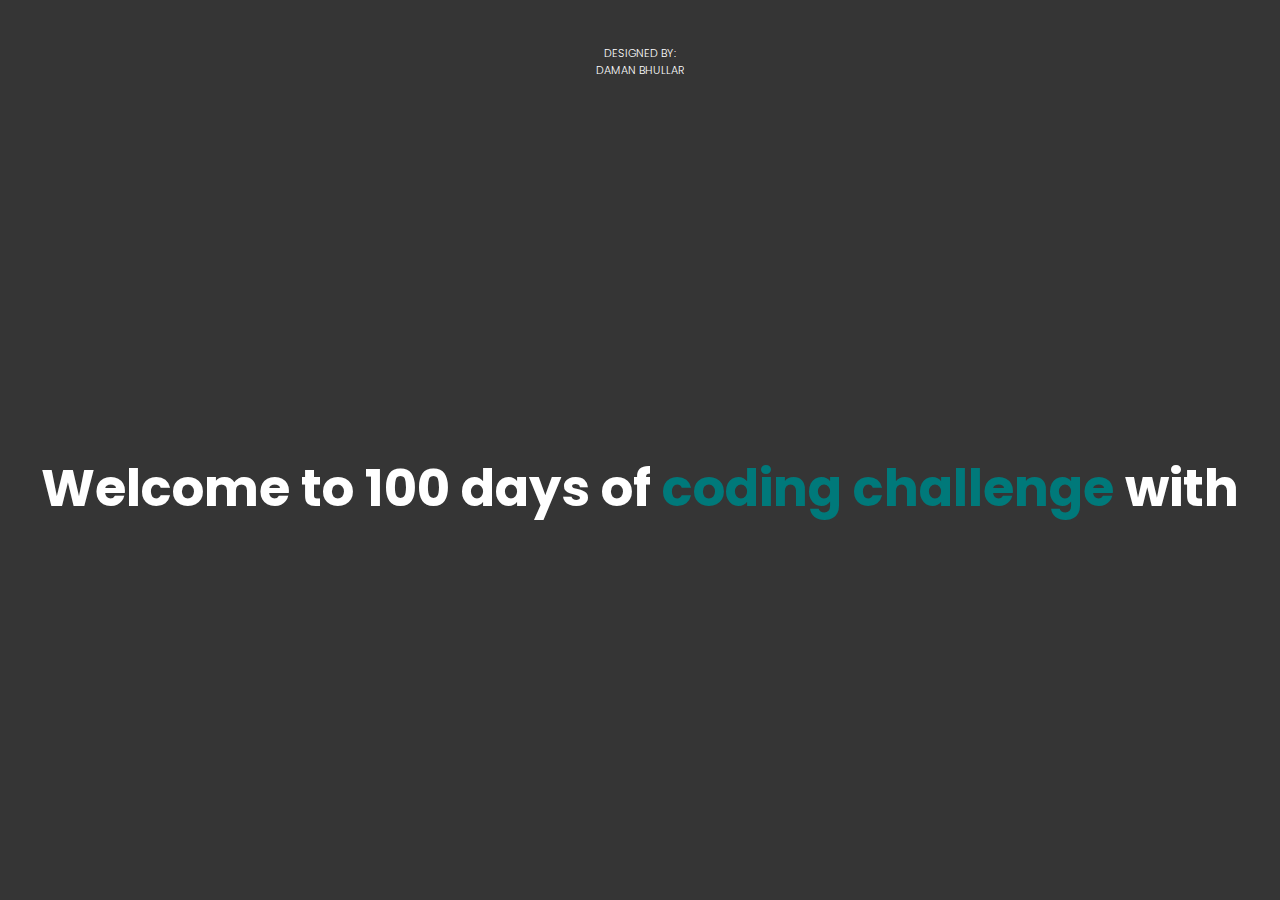
<file: index.html>
<!DOCTYPE html>
<html lang="en">
  <head>
    <meta charset="UTF-8" />
    <meta name="viewport" content="width=device-width, initial-scale=1.0" />
    <title>Document</title>
    <link rel="stylesheet" href="style.css" />
  </head>
  <body>
    <div id="main">
      <div id="loader">
        <div id="topheading">
          <h5 class="reveal">Designed By:</h5>
          <h5 class="reveal">Daman Bhullar</h5>
        </div>
        <h1 class="reveal">
          Welcome to 100 days of
          <span style="color: rgb(0, 121, 122)">coding challenge</span>
          with
        </h1>
        <div id="heading" class="reveal">
          <svg
            id="logo"
            viewBox="0 0 590 50"
            fill="none"
            xmlns="http://www.w3.org/2000/svg"
          >
            <path
              d="M578.552 46.6C580.486 46.6 582.186 46.2667 583.652 45.6C585.119 44.8667 586.552 43.6667 587.952 42L589.152 42.9C587.619 45.1 585.652 46.8333 583.252 48.1C580.919 49.3 578.352 49.9 575.552 49.9C572.486 49.9 569.719 49.1667 567.252 47.7C564.852 46.2333 562.952 44.2333 561.552 41.7C560.152 39.1 559.452 36.1667 559.452 32.9C559.452 27.7 561.019 23.5667 564.152 20.5C567.352 17.3667 571.586 15.8 576.852 15.8C580.586 15.8 583.619 16.7 585.952 18.5C588.352 20.2333 589.552 22.5 589.552 25.3C589.552 28.5 588.186 31.0667 585.452 33C582.786 34.8667 579.119 35.8 574.452 35.8C572.586 35.8 570.886 35.6667 569.352 35.4C569.686 38.8667 570.686 41.6 572.352 43.6C574.019 45.6 576.086 46.6 578.552 46.6ZM575.752 18.2C573.686 18.2 572.052 19.4667 570.852 22C569.719 24.4667 569.152 27.9333 569.152 32.4V34C569.886 34 570.786 33.9333 571.852 33.8C574.652 33.4667 576.786 32.5667 578.252 31.1C579.786 29.5667 580.552 27.5667 580.552 25.1C580.552 23.1 580.086 21.4667 579.152 20.2C578.286 18.8667 577.152 18.2 575.752 18.2Z"
            />
            <path
              d="M556.832 45.8C554.365 48.5333 551.465 49.9 548.132 49.9C546.065 49.9 544.532 49.4667 543.532 48.6C542.532 47.6667 541.865 46.1667 541.532 44.1C539.799 46.1 537.999 47.5667 536.132 48.5C534.265 49.4333 532.199 49.9 529.932 49.9C526.599 49.9 523.865 48.4333 521.732 45.5C519.665 42.5667 518.632 38.7667 518.632 34.1C518.632 28.5 520.099 24.0667 523.032 20.8C525.965 17.4667 529.965 15.8 535.032 15.8C537.365 15.8 539.499 16.3333 541.432 17.4V6.3C541.432 5.36667 540.999 4.9 540.132 4.9H536.732L536.332 3.9C537.665 2.7 539.365 1.76667 541.432 1.1C543.499 0.366666 545.532 0 547.532 0C548.399 0 549.099 0.2 549.632 0.599998C550.165 0.933331 550.432 1.43333 550.432 2.1V43.3C550.432 45.3 551.065 46.3 552.332 46.3C553.599 46.3 554.832 45.8 556.032 44.8L556.832 45.8ZM535.132 45.1C537.665 45.1 539.765 43.7 541.432 40.9V19.4C540.099 18.7333 538.632 18.4 537.032 18.4C531.432 18.4 528.632 23.2333 528.632 32.9C528.632 36.8333 529.165 39.8667 530.232 42C531.365 44.0667 532.999 45.1 535.132 45.1Z"
            />
            <path
              d="M480.155 32.9C480.155 27.6333 481.655 23.4667 484.655 20.4C487.722 17.3333 491.855 15.8 497.055 15.8C502.255 15.8 506.389 17.3667 509.455 20.5C512.522 23.5667 514.055 27.7 514.055 32.9C514.055 38.1 512.522 42.2333 509.455 45.3C506.389 48.3667 502.255 49.9 497.055 49.9C491.855 49.9 487.722 48.3667 484.655 45.3C481.655 42.2333 480.155 38.1 480.155 32.9ZM503.955 33.1C503.955 28.6333 503.322 25 502.055 22.2C500.789 19.3333 499.189 17.9 497.255 17.9C495.122 17.9 493.389 19.3 492.055 22.1C490.722 24.8333 490.055 28.4333 490.055 32.9C490.055 37.4333 490.655 41.0333 491.855 43.7C493.122 46.3667 494.789 47.7 496.855 47.7C498.922 47.7 500.622 46.3667 501.955 43.7C503.289 40.9667 503.955 37.4333 503.955 33.1Z"
            />
            <path
              d="M460.452 49.9C453.318 49.9 447.852 47.6333 444.052 43.1C440.318 38.5667 438.452 32.7667 438.452 25.7C438.452 18.6333 440.352 12.8333 444.152 8.29999C447.952 3.69999 453.452 1.39999 460.652 1.39999C465.252 1.39999 468.985 2.29999 471.852 4.09999C474.785 5.83333 476.252 8.13333 476.252 11C476.252 13.8 475.085 16 472.752 17.6C470.418 19.2 467.485 20 463.952 20C465.952 17.8667 466.952 14.9667 466.952 11.3C466.952 9.16666 466.285 7.39999 464.952 5.99999C463.685 4.53333 462.018 3.79999 459.952 3.79999C456.152 3.79999 453.352 5.96666 451.552 10.3C449.818 14.6333 448.952 19.7667 448.952 25.7C448.952 29.5 449.485 32.9667 450.552 36.1C451.685 39.2333 453.285 41.7333 455.352 43.6C457.485 45.4 459.918 46.3 462.652 46.3C465.785 46.3 468.385 45.6667 470.452 44.4C472.585 43.0667 474.518 41.2333 476.252 38.9L477.452 39.8C475.652 42.8 473.318 45.2333 470.452 47.1C467.652 48.9667 464.318 49.9 460.452 49.9Z"
            />
            <path
              d="M383.378 32.9C383.378 27.6333 384.878 23.4667 387.878 20.4C390.945 17.3333 395.078 15.8 400.278 15.8C405.478 15.8 409.611 17.3667 412.678 20.5C415.745 23.5667 417.278 27.7 417.278 32.9C417.278 38.1 415.745 42.2333 412.678 45.3C409.611 48.3667 405.478 49.9 400.278 49.9C395.078 49.9 390.945 48.3667 387.878 45.3C384.878 42.2333 383.378 38.1 383.378 32.9ZM407.178 33.1C407.178 28.6333 406.545 25 405.278 22.2C404.011 19.3333 402.411 17.9 400.478 17.9C398.345 17.9 396.611 19.3 395.278 22.1C393.945 24.8333 393.278 28.4333 393.278 32.9C393.278 37.4333 393.878 41.0333 395.078 43.7C396.345 46.3667 398.011 47.7 400.078 47.7C402.145 47.7 403.845 46.3667 405.178 43.7C406.511 40.9667 407.178 37.4333 407.178 33.1Z"
            />
            <path
              d="M374.021 43.3C374.021 45.3 374.654 46.3 375.921 46.3C377.188 46.3 378.421 45.8 379.621 44.8L380.421 45.8C377.954 48.5333 375.054 49.9 371.721 49.9C369.321 49.9 367.588 49.3 366.521 48.1C365.521 46.8333 365.021 44.8 365.021 42V26.7C365.021 22.8333 363.788 20.9 361.321 20.9C358.921 20.9 356.988 22.5333 355.521 25.8C354.054 29.0667 353.321 33.3333 353.321 38.6C353.321 40.6667 353.454 42.3333 353.721 43.6C354.054 44.8 354.588 45.9333 355.321 47L356.121 48L355.321 49H340.821L340.221 47.3L341.621 47C342.688 46.7333 343.388 46.3333 343.721 45.8C344.054 45.2 344.221 44.0667 344.221 42.4V6.7C344.221 6.16667 344.088 5.73333 343.821 5.4C343.621 5.06667 343.321 4.9 342.921 4.9H339.821L339.421 3.9C340.688 2.7 342.321 1.76667 344.321 1.1C346.388 0.366666 348.421 0 350.421 0C351.288 0 351.988 0.2 352.521 0.599998C353.054 0.933331 353.321 1.43333 353.321 2.1V26.8C354.254 23.6667 355.888 21.0667 358.221 19C360.621 16.8667 363.154 15.8 365.821 15.8C368.688 15.8 370.754 16.7333 372.021 18.6C373.354 20.4667 374.021 23.4333 374.021 27.5V43.3Z"
            />
            <path
              d="M338.104 3.4C336.437 4.66667 335.204 5.86667 334.404 7C333.604 8.06667 332.871 9.5 332.204 11.3L319.604 49H311.004L302.504 20.9L294.104 49H285.404L272.604 11.3C271.937 9.43333 271.204 8 270.404 7C269.671 5.93334 268.471 4.73333 266.804 3.4L267.604 2.3H285.804L286.404 4.1L285.004 4.5C284.004 4.83333 283.271 5.26667 282.804 5.8C282.404 6.26667 282.204 6.93334 282.204 7.8C282.204 8.46667 282.437 9.53334 282.904 11L292.904 40.8L300.604 14.8L299.504 11.3C298.837 9.43333 298.104 8 297.304 7C296.571 5.93334 295.371 4.73333 293.704 3.4L294.504 2.3H312.704L313.404 4.1L311.904 4.5C310.837 4.76667 310.104 5.16667 309.704 5.7C309.304 6.16667 309.104 6.86667 309.104 7.8C309.104 8.46667 309.337 9.53334 309.804 11L318.604 40.9L328.504 11.2C328.971 9.73334 329.204 8.63334 329.204 7.9C329.204 7.1 328.971 6.46667 328.504 6C328.104 5.46667 327.404 5.06667 326.404 4.8L324.604 4.1L325.204 2.3H337.304L338.104 3.4Z"
            />
            <path
              d="M243.666 43.3C243.666 45.3 244.3 46.3 245.566 46.3C246.833 46.3 248.066 45.8 249.266 44.8L250.066 45.8C247.6 48.5333 244.7 49.9 241.366 49.9C238.966 49.9 237.233 49.3 236.166 48.1C235.166 46.8333 234.666 44.8 234.666 42V26.7C234.666 22.8333 233.433 20.9 230.966 20.9C228.566 20.9 226.6 22.5333 225.066 25.8C223.6 29.0667 222.866 33.3333 222.866 38.6C222.866 40.6 223.033 42.2333 223.366 43.5C223.7 44.7 224.233 45.8667 224.966 47L225.766 48L224.966 49H210.466L209.866 47.3L211.266 47C212.333 46.7333 213.033 46.3333 213.366 45.8C213.7 45.2 213.866 44.0667 213.866 42.4V22.9C213.866 21.6333 213.433 21 212.566 21H209.366L209.066 19.9C210.4 18.7667 212.066 17.8333 214.066 17.1C216.066 16.3667 218.066 16 220.066 16C220.933 16 221.6 16.2 222.066 16.6C222.6 17 222.866 17.5333 222.866 18.2V26.8C223.8 23.6667 225.466 21.0667 227.866 19C230.266 16.8667 232.8 15.8 235.466 15.8C238.333 15.8 240.4 16.7333 241.666 18.6C243 20.4667 243.666 23.4333 243.666 27.5V43.3Z"
            />
            <path
              d="M193.494 46.6C195.427 46.6 197.127 46.2667 198.594 45.6C200.06 44.8667 201.494 43.6667 202.894 42L204.094 42.9C202.56 45.1 200.594 46.8333 198.194 48.1C195.86 49.3 193.294 49.9 190.494 49.9C187.427 49.9 184.66 49.1667 182.194 47.7C179.794 46.2333 177.894 44.2333 176.494 41.7C175.094 39.1 174.394 36.1667 174.394 32.9C174.394 27.7 175.96 23.5667 179.094 20.5C182.294 17.3667 186.527 15.8 191.794 15.8C195.527 15.8 198.56 16.7 200.894 18.5C203.294 20.2333 204.494 22.5 204.494 25.3C204.494 28.5 203.127 31.0667 200.394 33C197.727 34.8667 194.06 35.8 189.394 35.8C187.527 35.8 185.827 35.6667 184.294 35.4C184.627 38.8667 185.627 41.6 187.294 43.6C188.96 45.6 191.027 46.6 193.494 46.6ZM190.694 18.2C188.627 18.2 186.994 19.4667 185.794 22C184.66 24.4667 184.094 27.9333 184.094 32.4V34C184.827 34 185.727 33.9333 186.794 33.8C189.594 33.4667 191.727 32.5667 193.194 31.1C194.727 29.5667 195.494 27.5667 195.494 25.1C195.494 23.1 195.027 21.4667 194.094 20.2C193.227 18.8667 192.094 18.2 190.694 18.2Z"
            />
            <path
              d="M143.294 18.5C144.56 20.2333 145.227 23 145.294 26.8H145.494C146.427 23.6 147.96 20.9667 150.094 18.9C152.227 16.8333 154.494 15.8 156.894 15.8C159.76 15.8 161.827 16.7667 163.094 18.7C164.427 20.5667 165.094 23.5 165.094 27.5V43.3C165.094 45.3 165.727 46.3 166.994 46.3C168.26 46.3 169.494 45.8 170.694 44.8L171.494 45.8C169.027 48.5333 166.127 49.9 162.794 49.9C160.327 49.9 158.594 49.2667 157.594 48C156.594 46.6667 156.094 44.3667 156.094 41.1V26.7C156.094 22.8333 154.827 20.9 152.294 20.9C150.16 20.9 148.494 22.7 147.294 26.3C146.094 29.8333 145.494 33.9333 145.494 38.6C145.56 40.6667 145.727 42.3 145.994 43.5C146.327 44.7 146.86 45.8667 147.594 47L148.394 48L147.594 49H136.494V26.7C136.494 22.8333 135.227 20.9 132.694 20.9C130.56 20.9 128.894 22.7 127.694 26.3C126.494 29.8333 125.894 33.9333 125.894 38.6C125.894 40.6667 126.027 42.3 126.294 43.5C126.627 44.7 127.194 45.8667 127.994 47L128.794 48L127.994 49H113.494L112.894 47.3L114.294 47C115.36 46.7333 116.06 46.3333 116.394 45.8C116.727 45.2 116.894 44.0667 116.894 42.4V22.9C116.894 21.9 116.46 21.4 115.594 21.4H112.394L112.094 20.4C113.427 19.2667 115.094 18.3333 117.094 17.6C119.094 16.8667 121.094 16.5 123.094 16.5C123.96 16.5 124.627 16.7 125.094 17.1C125.627 17.4333 125.894 17.9333 125.894 18.6V26.8C126.76 23.7333 128.227 21.1333 130.294 19C132.36 16.8667 134.694 15.8 137.294 15.8C140.027 15.8 142.027 16.7 143.294 18.5Z"
            />
            <path
              d="M73.4172 32.9C73.4172 27.6333 74.9172 23.4667 77.9172 20.4C80.9838 17.3333 85.1172 15.8 90.3172 15.8C95.5172 15.8 99.6505 17.3667 102.717 20.5C105.784 23.5667 107.317 27.7 107.317 32.9C107.317 38.1 105.784 42.2333 102.717 45.3C99.6505 48.3667 95.5172 49.9 90.3172 49.9C85.1172 49.9 80.9838 48.3667 77.9172 45.3C74.9172 42.2333 73.4172 38.1 73.4172 32.9ZM97.2172 33.1C97.2172 28.6333 96.5838 25 95.3172 22.2C94.0505 19.3333 92.4505 17.9 90.5172 17.9C88.3838 17.9 86.6505 19.3 85.3172 22.1C83.9838 24.8333 83.3172 28.4333 83.3172 32.9C83.3172 37.4333 83.9172 41.0333 85.1172 43.7C86.3838 46.3667 88.0505 47.7 90.1172 47.7C92.1838 47.7 93.8838 46.3667 95.2172 43.7C96.5505 40.9667 97.2172 37.4333 97.2172 33.1Z"
            />
            <path
              d="M71.6 3.4C69.9333 4.66667 68.7 5.86667 67.9 7C67.1 8.06667 66.3667 9.5 65.7 11.3L53.1 49H44.5L36 20.9L27.6 49H18.9L6.09999 11.3C5.43332 9.43333 4.69999 8 3.89999 7C3.16665 5.93334 1.96665 4.73333 0.299988 3.4L1.09999 2.3H19.3L19.9 4.1L18.5 4.5C17.5 4.83333 16.7667 5.26667 16.3 5.8C15.9 6.26667 15.7 6.93334 15.7 7.8C15.7 8.46667 15.9333 9.53334 16.4 11L26.4 40.8L34.1 14.8L33 11.3C32.3333 9.43333 31.6 8 30.8 7C30.0667 5.93334 28.8667 4.73333 27.2 3.4L28 2.3H46.2L46.9 4.1L45.4 4.5C44.3333 4.76667 43.6 5.16667 43.2 5.7C42.8 6.16667 42.6 6.86667 42.6 7.8C42.6 8.46667 42.8333 9.53334 43.3 11L52.1 40.9L62 11.2C62.4667 9.73334 62.7 8.63334 62.7 7.9C62.7 7.1 62.4667 6.46667 62 6C61.6 5.46667 60.9 5.06667 59.9 4.8L58.1 4.1L58.7 2.3H70.8L71.6 3.4Z"
            />
          </svg>
        </div>
      </div>
      <div id="green" style="height: 0px"></div>

      <!-- carousel -->
      <div class="carousel">
        <!-- list item -->
        <div class="list">
          <div class="item">
            <img src="image/day1.png" />
            <div class="content">
              <div class="title">DRUM KIT</div>
              <div class="buttons">
                <a href="./01. DrumKit/" target="_blank">OPEN IT HERE</a>
              </div>
            </div>
          </div>
          <div class="item">
            <img src="image/day2.png" />
            <div class="content">
              <div class="title">CSS + JS CLOCK</div>
              <div class="buttons">
                <a href="./02. CSS+JS Clock /" target="_blank">OPEN IT HERE</a>
              </div>
            </div>
          </div>
          <div class="item">
            <img src="image/day3.png" />
            <div class="content">
              <div class="title">PLAYING WITH CSS + JS</div>
              <div class="buttons">
                <a href="./03. Playing with CSS and JS/" target="_blank"
                  >OPEN IT HERE</a
                >
              </div>
            </div>
          </div>
          <div class="item">
            <img src="image/day4.png" />
            <div class="content">
              <div class="title">CARDIO WITH ARRAY</div>
              <div class="buttons">
                <a href="./04. Cardio with Array/" target="_blank"
                  >OPEN IT HERE</a
                >
              </div>
            </div>
          </div>
          <div class="item">
            <img src="image/day5.png" />
            <div class="content">
              <div class="title">FLEX PANELS</div>
              <div class="buttons">
                <a href="./05. Flex Panels/" target="_blank">OPEN IT HERE</a>
              </div>
            </div>
          </div>
          <div class="item">
            <img src="image/day6.png" />
            <div class="content">
              <div class="title">AJAX TYPE AHEAD</div>
              <div class="buttons">
                <a href="./06. Ajax Type Ahead/" target="_blank"
                  >OPEN IT HERE</a
                >
              </div>
            </div>
          </div>
          <div class="item">
            <img src="image/day7.png" />
            <div class="content">
              <div class="title">CARDIO WITH ARRAY 2</div>
              <div class="buttons">
                <a href="./07. Array Cardio 2/" target="_blank">OPEN IT HERE</a>
              </div>
            </div>
          </div>
        </div>
        <!-- list thumnail -->
        <div class="thumbnail">
          <div class="item">
            <img src="image/day1.png" />
            <div class="content">
              <div class="title">DRUM KIT</div>
            </div>
          </div>
          <div class="item">
            <img src="image/day2.png" />
            <div class="content">
              <div class="title">CSS + JS CLOCK</div>
            </div>
          </div>
          <div class="item">
            <img src="image/day3.png" />
            <div class="content">
              <div class="title">PLAYING WITH CSS + JS</div>
            </div>
          </div>
          <div class="item">
            <img src="image/day4.png" />
            <div class="content">
              <div class="title">CARDIO WITH ARRAY</div>
            </div>
          </div>
          <div class="item">
            <img src="image/day5.png" />
            <div class="content">
              <div class="title">FLEX PANELS</div>
            </div>
          </div>
          <div class="item">
            <img src="image/day6.png" />
            <div class="content">
              <div class="title">AJAX TYPE AHEAD</div>
            </div>
          </div>
          <div class="item">
            <img src="image/day7.png" />
            <div class="content">
              <div class="title">CARDIO WITH ARRAY 2</div>
            </div>
          </div>
        </div>
        <!-- next prev -->

        <div class="arrows">
          <button id="prev"><</button>
          <button id="next">></button>
        </div>
        <!-- time running -->
        <div class="time"></div>
      </div>
    </div>

    <script
      src="https://cdnjs.cloudflare.com/ajax/libs/gsap/3.12.4/gsap.min.js"
      integrity="sha512-EZI2cBcGPnmR89wTgVnN3602Yyi7muWo8y1B3a8WmIv1J9tYG+udH4LvmYjLiGp37yHB7FfaPBo8ly178m9g4Q=="
      crossorigin="anonymous"
      referrerpolicy="no-referrer"
    ></script>
    <script src="./script.js"></script>
  </body>
</html>
</file>
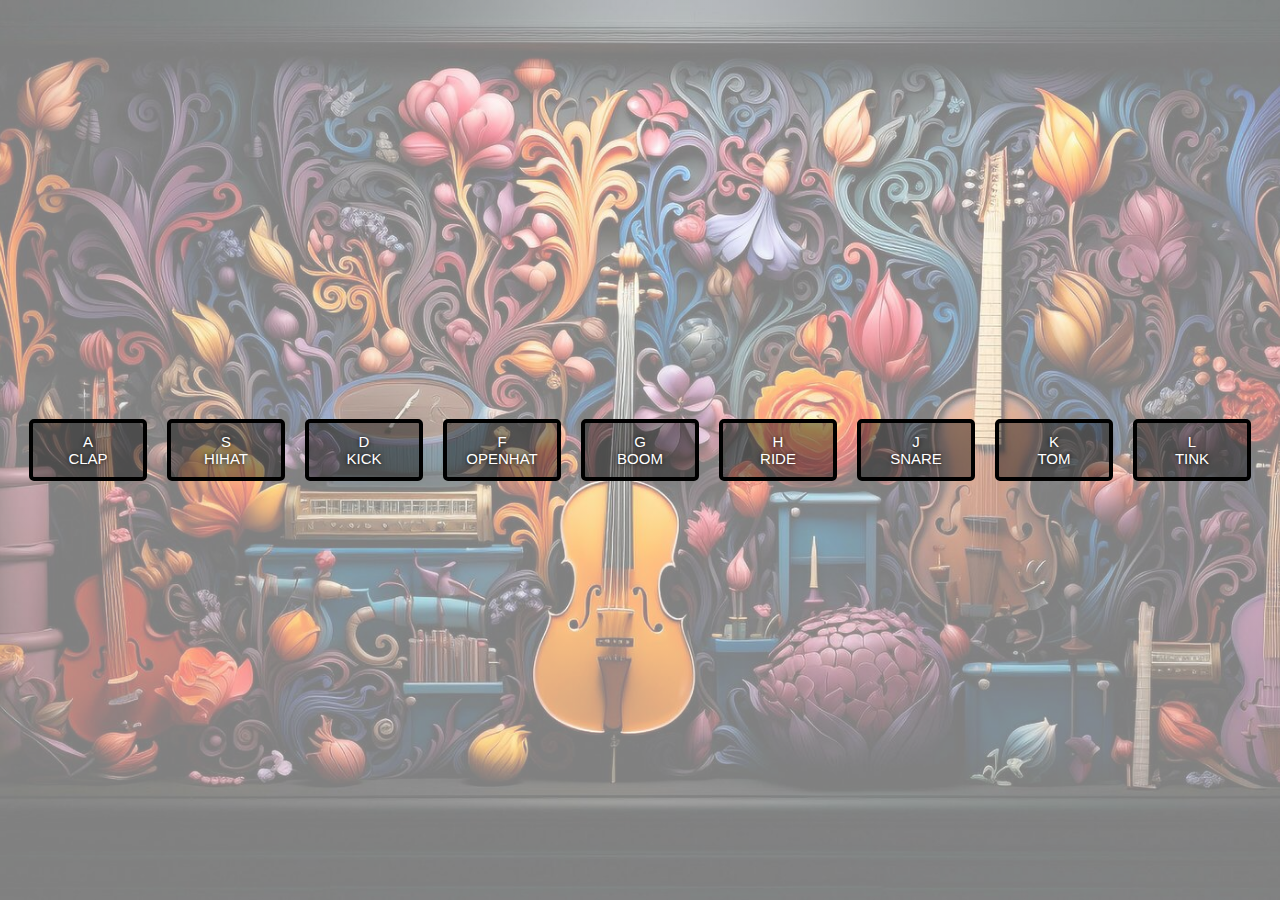
<file: 01. DrumKit/index.html>
<!DOCTYPE html>
<html lang="en">
  <head>
    <meta charset="UTF-8" />
    <meta name="viewport" content="width=device-width, initial-scale=1.0" />
    <title>Drum Kit</title>
    <link rel="stylesheet" href="style.css" />
  </head>
  <body>
    <div class="keys">
      <div data-key="65" class="key">
        <div>A</div>
        <span class="sound">CLAP</span>
      </div>
      <div data-key="83" class="key">
        <div>S</div>
        <span class="sound">HIHAT</span>
      </div>
      <div data-key="68" class="key">
        <div>D</div>
        <span class="sound">KICK</span>
      </div>
      <div data-key="70" class="key">
        <div>F</div>
        <span class="sound">OPENHAT</span>
      </div>
      <div data-key="71" class="key">
        <div>G</div>
        <span class="sound">BOOM</span>
      </div>
      <div data-key="72" class="key">
        <div>H</div>
        <span class="sound">RIDE</span>
      </div>
      <div data-key="74" class="key">
        <div>J</div>
        <span class="sound">SNARE</span>
      </div>
      <div data-key="75" class="key">
        <div>K</div>
        <span class="sound">TOM</span>
      </div>
      <div data-key="76" class="key">
        <div>L</div>
        <span class="sound">TINK</span>
      </div>
    </div>
    <audio data-key="65" src="sounds/clap.wav"></audio>
    <audio data-key="83" src="sounds/hihat.wav"></audio>
    <audio data-key="68" src="sounds/kick.wav"></audio>
    <audio data-key="70" src="sounds/openhat.wav"></audio>
    <audio data-key="71" src="sounds/boom.wav"></audio>
    <audio data-key="72" src="sounds/ride.wav"></audio>
    <audio data-key="74" src="sounds/snare.wav"></audio>
    <audio data-key="75" src="sounds/tom.wav"></audio>
    <audio data-key="76" src="sounds/tink.wav"></audio>

    <script>
      window.addEventListener("keydown", function (e) {
        const audio = document.querySelector(`audio[data-key="${e.keyCode}"]`);
        const key = document.querySelector(`div[data-key="${e.keyCode}"]`);
        if (!audio) return;

        key.classList.add("playing");
        audio.currentTime = 0;
        audio.play();
      });
      function removeTransition(e) {
        if (e.propertyName !== "transform") return;
        e.target.classList.remove("playing");
      }
      const keys = Array.from(document.querySelectorAll(".key"));
      keys.forEach((key) =>
        key.addEventListener("transitionend", removeTransition)
      );
      window.addEventListener("keydown", playSound);
    </script>
  </body>
</html>
</file>
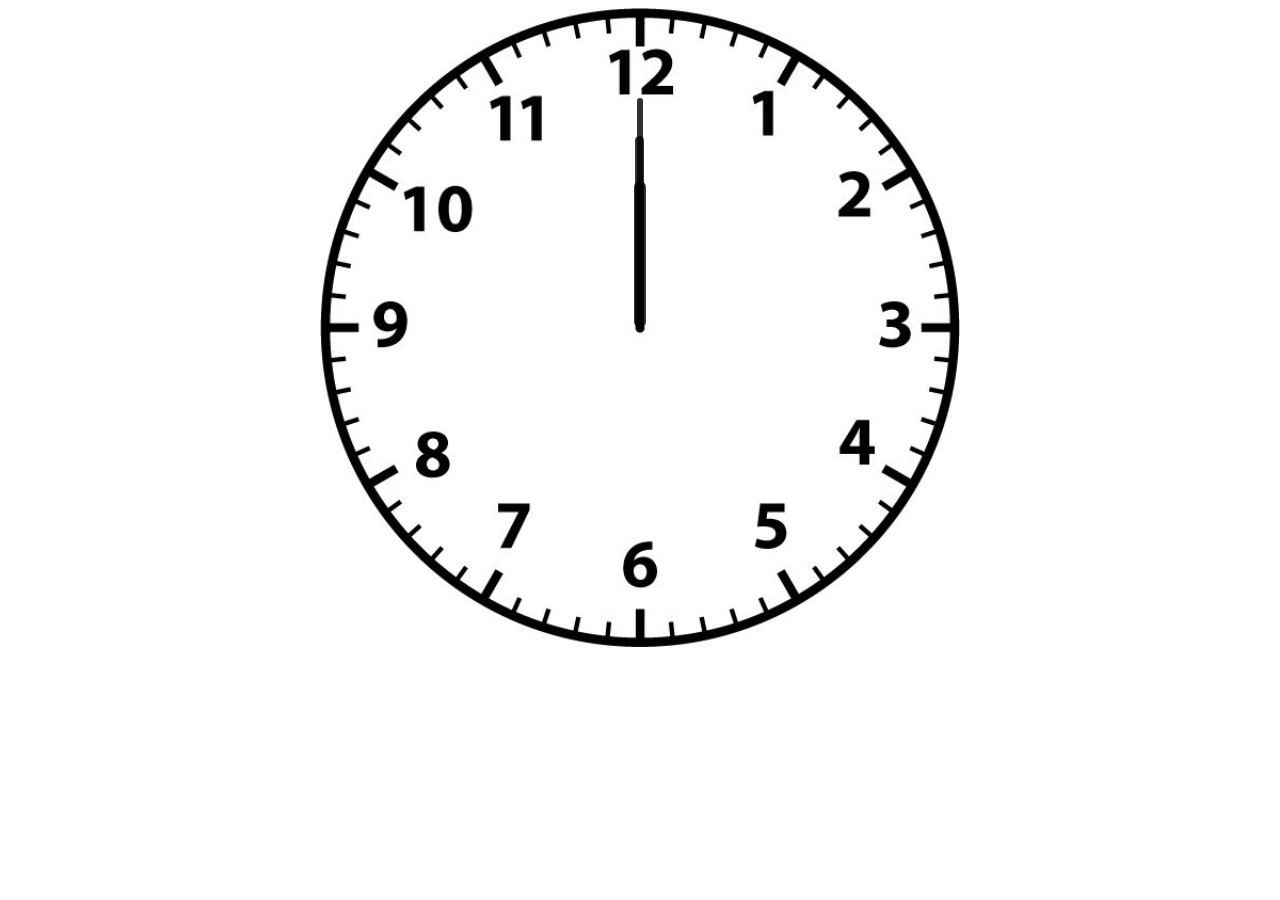
<file: 02. CSS+JS Clock /index.html>
<!DOCTYPE html>
<html lang="en">
  <head>
    <meta charset="UTF-8" />
    <meta name="viewport" content="width=device-width, initial-scale=1.0" />
    <link rel="stylesheet" href="style.css" />
    <title>Analog Clock</title>
  </head>
  <body>
    <div id="clock-face">
      <div id="hour"></div>
      <div id="minute"></div>
      <div id="second"></div>
    </div>
    <script>
      setInterval(() => {
        d = new Date();
        hours = d.getHours();
        minutes = d.getMinutes();
        seconds = d.getSeconds();
        hourDeg = 30 * hours + minutes / 2;
        minDeg = minutes * 6;
        secDeg = 6 * seconds;

        hour.style.transform = `rotate(${hourDeg}deg)`;
        minute.style.transform = `rotate(${minDeg}deg)`;
        second.style.transform = `rotate(${secDeg}deg)`;
      }, 1000);
    </script>
  </body>
</html>
</file>
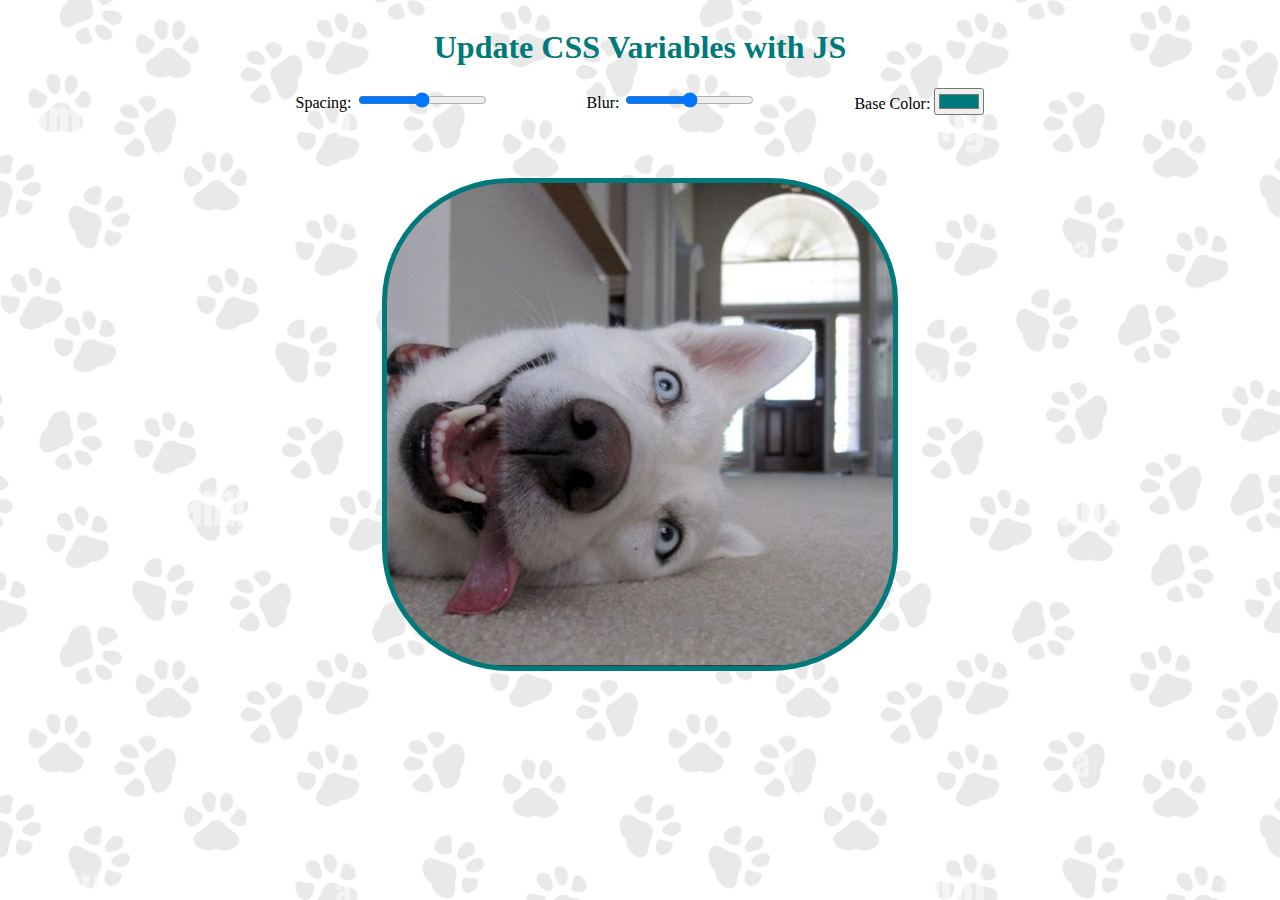
<file: 03. Playing with CSS and JS/index.html>
<!DOCTYPE html>
<html lang="en">
  <head>
    <meta charset="UTF-8" />
    <meta name="viewport" content="width=device-width, initial-scale=1.0" />
    <title>Playing with CSS and JS</title>
    <link rel="stylesheet" href="style.css" />
  </head>
  <body>
    <h1>Update CSS Variables with JS</h1>
    <div class="container">
      <div>
        <label for="spacing">Spacing:</label>
        <input name="spacing" type="range" min="0" max="100" data-sizing="px" />
      </div>
      <div>
        <label for="blur">Blur:</label>
        <input name="blur" type="range" min="0" max="10" data-sizing="px" />
      </div>
      <div>
        <label for="color">Base Color: </label>
        <input name="color" type="color" value="#00797a" />
      </div>
    </div>
    <img src="./happyDog.png" alt="Happy dog" />
    <script>
      const inputs = document.querySelectorAll(".container input");

      function handleUpdate() {
        const suffix = this.dataset.sizing || "";
        document.documentElement.style.setProperty(
          `--${this.name}`,
          this.value + suffix
        );
      }

      inputs.forEach((input) =>
        input.addEventListener("mousemove", handleUpdate)
      );
      inputs.forEach((input) => input.addEventListener("change", handleUpdate));
    </script>
  </body>
</html>
</file>
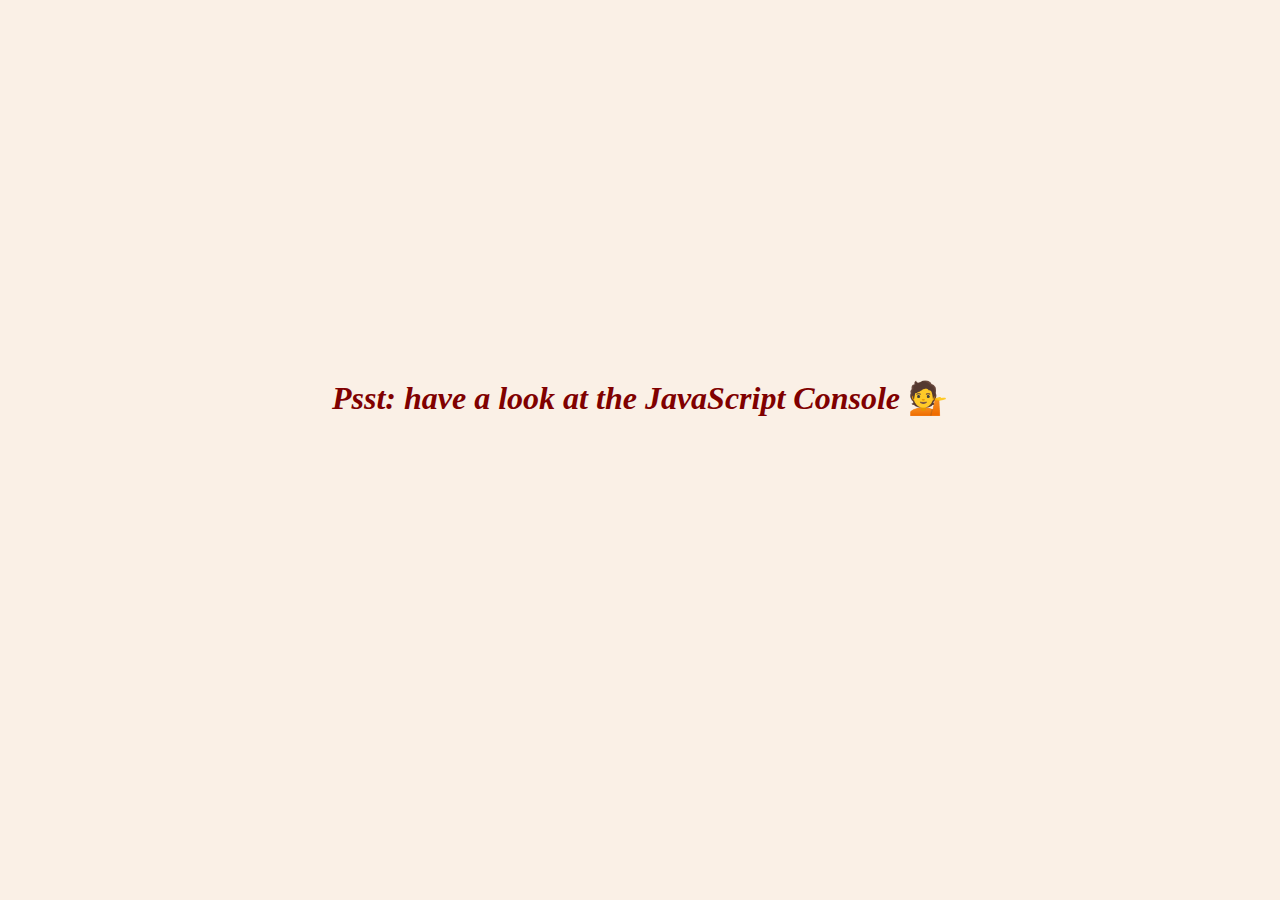
<file: 04. Cardio with Array/index.html>
<!DOCTYPE html>
<html lang="en">
  <head>
    <meta charset="UTF-8" />
    <title>Array Cardio 💪</title>
    <link rel="icon" href="https://fav.farm/🔥" />
    <style>
      body {
        background-color: linen;
      }

      h1 {
        color: maroon;
        text-align: center;
        margin-top: 30%;
      }
    </style>
  </head>
  <body>
    <h1><em>Psst: have a look at the JavaScript Console</em> 💁</h1>
    <script>
      // Get your shorts on - this is an array workout!
      // ## Array Cardio Day 1

      // Some data we can work with

      const inventors = [
        { first: "Albert", last: "Einstein", year: 1879, passed: 1955 },
        { first: "Isaac", last: "Newton", year: 1643, passed: 1727 },
        { first: "Galileo", last: "Galilei", year: 1564, passed: 1642 },
        { first: "Marie", last: "Curie", year: 1867, passed: 1934 },
        { first: "Johannes", last: "Kepler", year: 1571, passed: 1630 },
        { first: "Nicolaus", last: "Copernicus", year: 1473, passed: 1543 },
        { first: "Max", last: "Planck", year: 1858, passed: 1947 },
        { first: "Katherine", last: "Blodgett", year: 1898, passed: 1979 },
        { first: "Ada", last: "Lovelace", year: 1815, passed: 1852 },
        { first: "Sarah E.", last: "Goode", year: 1855, passed: 1905 },
        { first: "Lise", last: "Meitner", year: 1878, passed: 1968 },
        { first: "Hanna", last: "Hammarström", year: 1829, passed: 1909 },
      ];

      const people = [
        "Bernhard, Sandra",
        "Bethea, Erin",
        "Becker, Carl",
        "Bentsen, Lloyd",
        "Beckett, Samuel",
        "Blake, William",
        "Berger, Ric",
        "Beddoes, Mick",
        "Beethoven, Ludwig",
        "Belloc, Hilaire",
        "Begin, Menachem",
        "Bellow, Saul",
        "Benchley, Robert",
        "Blair, Robert",
        "Benenson, Peter",
        "Benjamin, Walter",
        "Berlin, Irving",
        "Benn, Tony",
        "Benson, Leana",
        "Bent, Silas",
        "Berle, Milton",
        "Berry, Halle",
        "Biko, Steve",
        "Beck, Glenn",
        "Bergman, Ingmar",
        "Black, Elk",
        "Berio, Luciano",
        "Berne, Eric",
        "Berra, Yogi",
        "Berry, Wendell",
        "Bevan, Aneurin",
        "Ben-Gurion, David",
        "Bevel, Ken",
        "Biden, Joseph",
        "Bennington, Chester",
        "Bierce, Ambrose",
        "Billings, Josh",
        "Birrell, Augustine",
        "Blair, Tony",
        "Beecher, Henry",
        "Biondo, Frank",
      ];

      // Array.prototype.filter()
      // 1. Filter the list of inventors for those who were born in the 1500's
      const fifteenHundered = inventors.filter(
        (inventor) => inventor.year >= 1500 && inventor.year < 1600
      );

      console.table(fifteenHundered);
      // Array.prototype.map()
      // 2. Give us an array of the inventors first and last names
      const fullNames = inventors.map(
        (inventor) => `${inventor.first} ${inventor.last}`
      );

      console.table(fullNames);

      // Array.prototype.sort()
      // 3. Sort the inventors by birthdate, oldest to youngest
      const sortedBirthdays = inventors.sort((a, b) => a.year - b.year);

      console.table(sortedBirthdays);

      // Array.prototype.reduce()
      // 4. How many years did all the inventors live all together?
      const totalYears = inventors.reduce((total, inventor) => {
        return total + (inventor.passed - inventor.year);
      }, 0);

      console.log(totalYears);

      // 5. Sort the inventors by years lived

      const sortByYears = inventors.sort((a, b) => {
        const lastGuy = a.passed - a.year;
        const nextGuy = b.passed - b.year;
        return lastGuy - nextGuy;
      });

      console.table(sortByYears);

      // 6. create a list of Boulevards in Paris that contain 'de' anywhere in the name
      // https://en.wikipedia.org/wiki/Category:Boulevards_in_Paris
      //   const category = document.querySelector(".mw-category");
      //   const links = Array.from(category.querySelectorAll("a"));
      //   const de = links
      //     .map((link) => link.textContent)
      //     .filter((streetName) => streetName.includes("de"));

      // 7. sort Exercise
      // Sort the people alphabetically by last name
      const sorted = people.sort((lastOne, nextOne) => {
        const [last, first] = lastOne.split(", ");
        const [nextLast, nextFirst] = lastOne.split(", ");
        return last - nextLast;
      });
      console.log(sorted);
      // 8. Reduce Exercise
      // Sum up the instances of each of these
      const data = [
        "car",
        "car",
        "truck",
        "truck",
        "bike",
        "walk",
        "car",
        "van",
        "bike",
        "walk",
        "car",
        "van",
        "car",
        "truck",
      ];

      const transport = data.reduce(function (obj, item) {
        if (!obj[item]) {
          obj[item] = 0;
        }
        obj[item]++;
        return obj;
      }, {});
      console.log(transport);
    </script>
  </body>
</html>
</file>
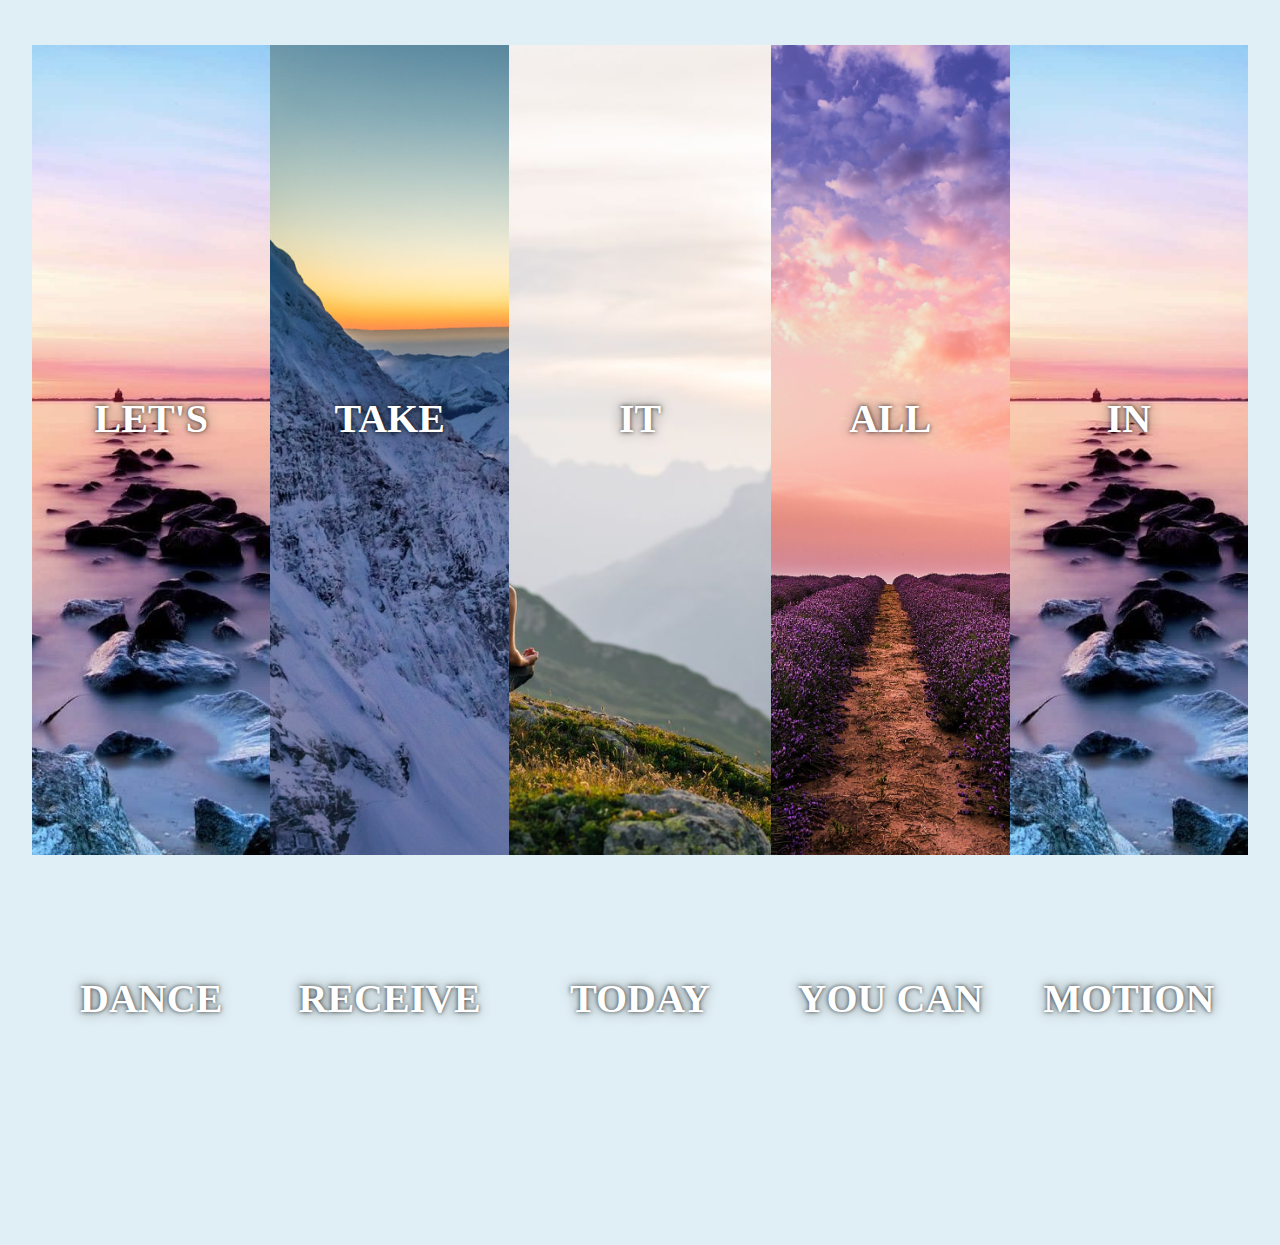
<file: 05. Flex Panels/index.html>
<!DOCTYPE html>
<html lang="en">
  <head>
    <meta charset="UTF-8" />
    <meta name="viewport" content="width=device-width, initial-scale=1.0" />
    <link rel="stylesheet" href="./style.css" />
    <title>Flex Panels</title>
  </head>
  <body>
    <div class="panels">
      <div class="panel panel1">
        <p>Hey</p>
        <p>Let's</p>
        <p>Dance</p>
      </div>
      <div class="panel panel2">
        <p>Give</p>
        <p>Take</p>
        <p>Receive</p>
      </div>
      <div class="panel panel3">
        <p>Experience</p>
        <p>It</p>
        <p>Today</p>
      </div>
      <div class="panel panel4">
        <p>Give</p>
        <p>All</p>
        <p>You can</p>
      </div>
      <div class="panel panel5">
        <p>Life</p>
        <p>In</p>
        <p>Motion</p>
      </div>
    </div>
    <script>
      const panels = document.querySelectorAll(".panel");
      function openPanel() {
        this.classList.toggle("open");
      }
      function toggleActive(e) {
        console.log(e.propertyName);
        if (e.propertyName.includes("flex")) {
          this.classList.toggle("open-active");
        }
      }
      panels.forEach((panel) => panel.addEventListener("click", openPanel));
      panels.forEach((panel) =>
        panel.addEventListener("transitionend", toggleActive)
      );
    </script>
  </body>
</html>
</file>
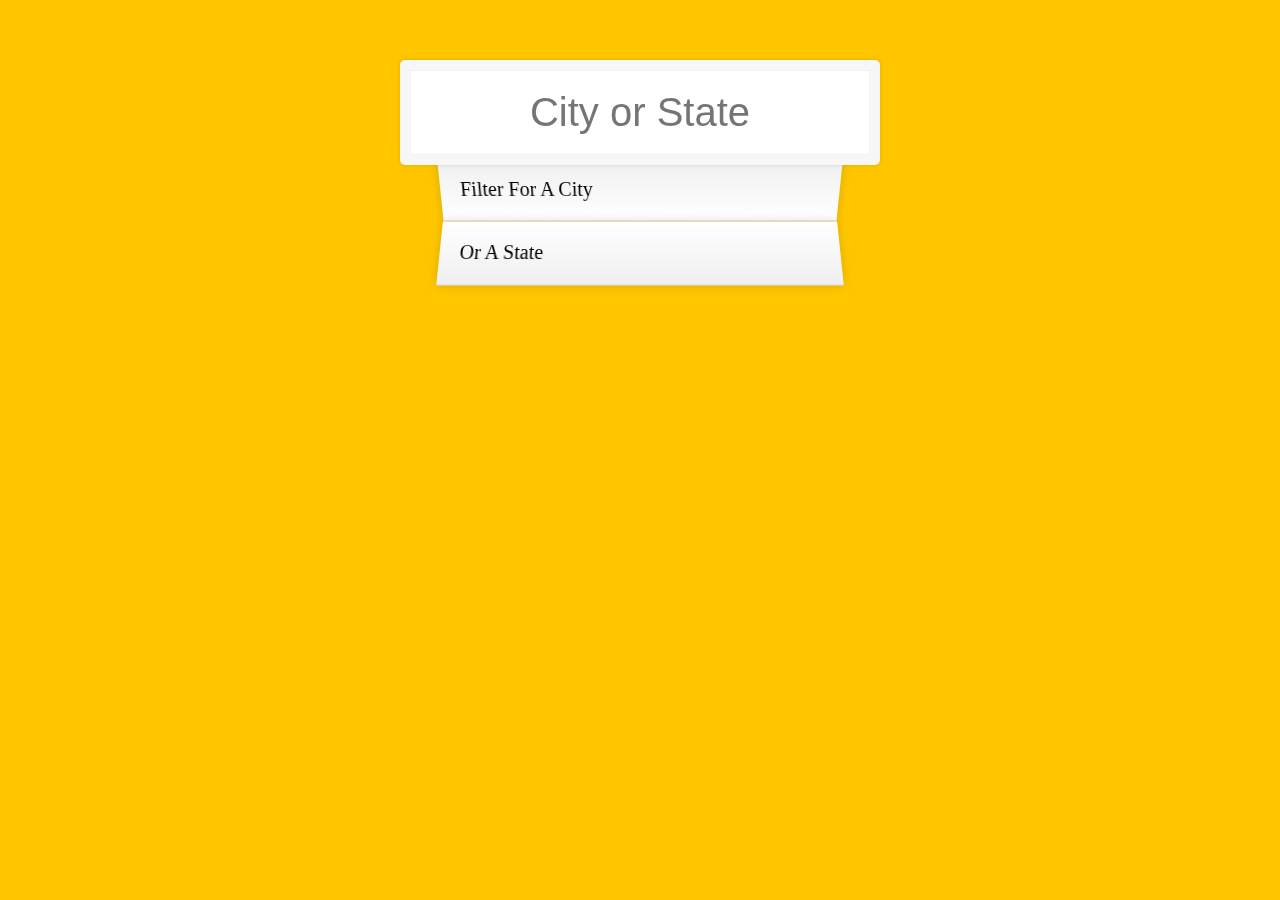
<file: 06. Ajax Type Ahead/index.html>
<!DOCTYPE html>
<html lang="en">
  <head>
    <meta charset="UTF-8" />
    <meta name="viewport" content="width=device-width, initial-scale=1.0" />
    <title>AJAX Type Ahead</title>
    <link rel="stylesheet" href="style.css" />
  </head>
  <body>
    <form class="search-form">
      <input type="text" class="search" placeholder="City or State" />
      <ul class="suggestions">
        <li>Filter for a city</li>
        <li>or a state</li>
      </ul>
    </form>
    <script>
      const endpoint =
        "https://gist.githubusercontent.com/Miserlou/c5cd8364bf9b2420bb29/raw/2bf258763cdddd704f8ffd3ea9a3e81d25e2c6f6/cities.json";

      const cities = [];

      fetch(endpoint)
        .then((places) => places.json())
        .then((data) => cities.push(...data));
      console.log(cities);

      function findMatched(typedWords, cities) {
        return cities.filter((place) => {
          const regEx = new RegExp(typedWords, "gi");
          return place.city.match(regEx) || place.city.match(regEx);
        });
        const searchBar = document.querySelector(".search-form");
        console.log(searchBar);
      }
      function numberWithCommas(x) {
        return x.toString().replace(/\B(?=(\d{3})+(?!\d))/g, ",");
      }

      function displayMatches() {
        const matchArray = findMatched(this.value, cities);
        const html = matchArray
          .map((place) => {
            const regex = new RegExp(this.value, "gi");
            const cityName = place.city.replace(
              regex,
              `<span class="hl">${this.value}</span>`
            );
            const stateName = place.state.replace(
              regex,
              `<span class="hl">${this.value}</span>`
            );
            return `
      <li>
        <span class="name">${cityName}, ${stateName}</span>
        <span class="population">${numberWithCommas(place.population)}</span>
      </li>
    `;
          })
          .join("");
        suggestions.innerHTML = html;
      }

      const searchInput = document.querySelector(".search");
      const suggestions = document.querySelector(".suggestions");

      searchInput.addEventListener("change", displayMatches);
      searchInput.addEventListener("keyup", displayMatches);
    </script>
  </body>
</html>
</file>
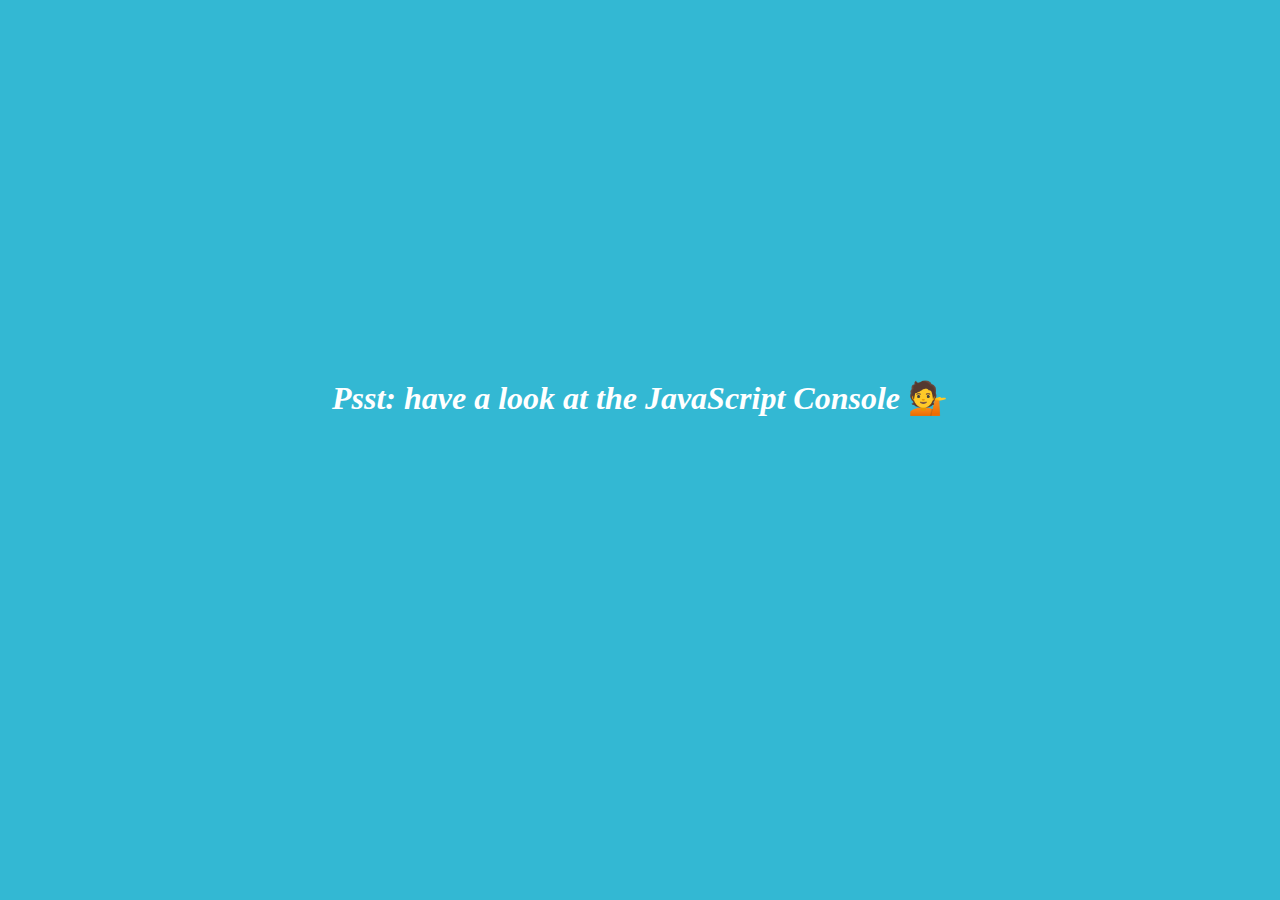
<file: 07. Array Cardio 2/index.html>
<!DOCTYPE html>
<html lang="en">
  <head>
    <meta charset="UTF-8" />
    <meta name="viewport" content="width=device-width, initial-scale=1.0" />
    <title>Array Cardio 2</title>
    <style>
      body {
        background-color: rgb(51, 184, 211);
      }

      h1 {
        color: rgb(255, 255, 255);
        text-align: center;
        margin-top: 30%;
      }
    </style>
  </head>
  <body>
    <h1><em>Psst: have a look at the JavaScript Console</em> 💁</h1>
    <script>
      // ## Array Cardio Day 2

      const people = [
        { name: "Wes", year: 1988 },
        { name: "Kait", year: 1986 },
        { name: "Irv", year: 1970 },
        { name: "Lux", year: 2015 },
      ];

      const comments = [
        { text: "Love this!", id: 523423 },
        { text: "Super good", id: 823423 },
        { text: "You are the best", id: 2039842 },
        { text: "Ramen is my fav food ever", id: 123523 },
        { text: "Nice Nice Nice!", id: 542328 },
      ];

      // Some and Every Checks
      // Array.prototype.some() // is at least one person 19 or older?
      const anyOldPeople = people.some((person) => {
        const currentYear = new Date().getFullYear();
        return currentYear - person.year >= 19;
      });
      console.log(anyOldPeople);
      // Array.prototype.every() // is everyone 19 or older?
      const areAllAdults = people.every((person) => {
        const currentYear = new Date().getFullYear();
        return currentYear - person.year >= 19;
      });
      console.log(areAllAdults);
      // Array.prototype.find()
      // Find is like filter, but instead returns just the one you are looking for
      // find the comment with the ID of 823423
      const findID = comments.find((comment) => {
        return comment.id === 823423;
      });
      console.log(findID);
      // Array.prototype.findIndex()
      // Find the comment with this ID
      // delete the comment with the ID of 823423
      const updatedArray = [...comments];
      updatedArray.splice(
        updatedArray.findIndex((comment) => {
          return comment.id === 823423;
        }),
        1
      );
      console.log(updatedArray);
    </script>
  </body>
</html>
</file>
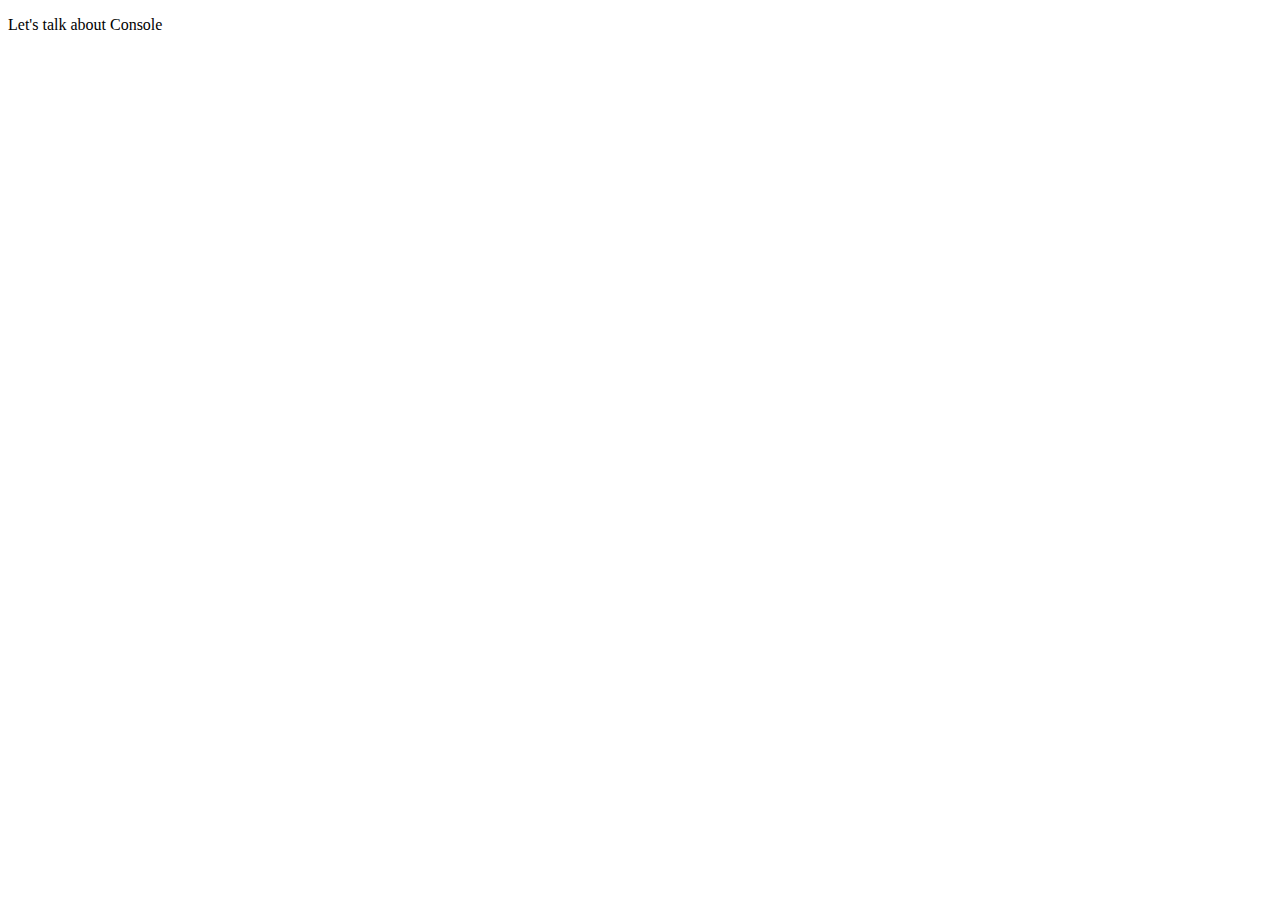
<file: 09. Dev Tools Tricks/index.html>
<!DOCTYPE html>
<html lang="en">
  <head>
    <meta charset="UTF-8" />
    <title>Console Tricks!</title>
  </head>
  <body>
    <p onClick="makeGreen()">Let's talk about Console</p>

    <script>
      const dogs = [
        { name: "Snickers", age: 2 },
        { name: "hugo", age: 8 },
      ];

      function makeGreen() {
        const p = document.querySelector("p");
        p.style.color = "#e85885";
        p.style.fontSize = "50px";
        p.style.textAlign = "center";
      }

      // Regular
      console.log("hello");

      // Interpolated
      //not used anymore, we can use backticks and $ to print anything
      console.log("Hello I am a %s string!", "💩");

      // Styled
      // console.log('%c I am some great text', 'font-size:50px; background:red; text-shadow: 10px 10px 0 blue')

      // warning!
      console.warn("OH NOOO");

      // Error :|
      console.error("Shit!");

      // Info
      console.info("Crocodiles eat 3-4 people per year");

      // Testing
      const p = document.querySelector("p");

      console.assert(p.classList.contains("ouch"), "That is wrong!");

      // clearing
      console.clear();

      // Viewing DOM Elements
      console.log(p);
      console.dir(p);

      console.clear();

      // Grouping together
      dogs.forEach((dog) => {
        console.groupCollapsed(`${dog.name}`);
        console.log(`This is ${dog.name}`);
        console.log(`${dog.name} is ${dog.age} years old`);
        console.log(`${dog.name} is ${dog.age * 7} dog years old`);
        console.groupEnd(`${dog.name}`);
      });

      // counting

      console.count("Wes");
      console.count("Wes");
      console.count("Steve");
      console.count("Steve");
      console.count("Wes");
      console.count("Steve");
      console.count("Wes");
      console.count("Steve");
      console.count("Steve");
      console.count("Steve");
      console.count("Steve");
      console.count("Steve");

      // timing
      console.time("fetching data");
      fetch("https://api.github.com/users/wesbos")
        .then((data) => data.json())
        .then((data) => {
          console.timeEnd("fetching data");
          console.log(data);
        });

      console.table(dogs);
    </script>
  </body>
</html>
</file>
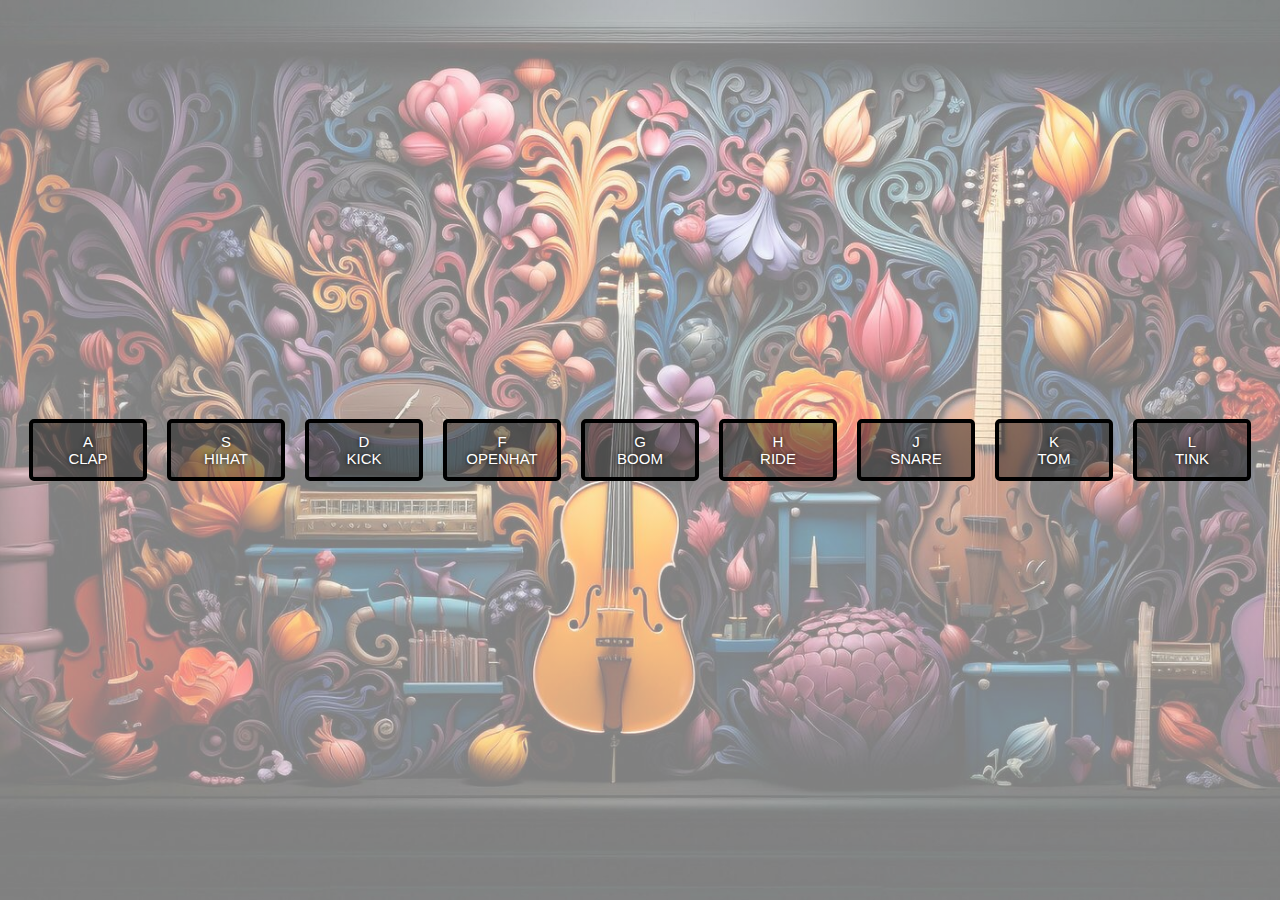
<file: DrumKit/index.html>
<!DOCTYPE html>
<html lang="en">
  <head>
    <meta charset="UTF-8" />
    <meta name="viewport" content="width=device-width, initial-scale=1.0" />
    <title>Document</title>
    <link rel="stylesheet" href="style.css" />
  </head>
  <body>
    <div class="keys">
      <div data-key="65" class="key">
        <div>A</div>
        <span class="sound">CLAP</span>
      </div>
      <div data-key="83" class="key">
        <div>S</div>
        <span class="sound">HIHAT</span>
      </div>
      <div data-key="68" class="key">
        <div>D</div>
        <span class="sound">KICK</span>
      </div>
      <div data-key="70" class="key">
        <div>F</div>
        <span class="sound">OPENHAT</span>
      </div>
      <div data-key="71" class="key">
        <div>G</div>
        <span class="sound">BOOM</span>
      </div>
      <div data-key="72" class="key">
        <div>H</div>
        <span class="sound">RIDE</span>
      </div>
      <div data-key="74" class="key">
        <div>J</div>
        <span class="sound">SNARE</span>
      </div>
      <div data-key="75" class="key">
        <div>K</div>
        <span class="sound">TOM</span>
      </div>
      <div data-key="76" class="key">
        <div>L</div>
        <span class="sound">TINK</span>
      </div>
    </div>
    <audio data-key="65" src="sounds/clap.wav"></audio>
    <audio data-key="83" src="sounds/hihat.wav"></audio>
    <audio data-key="68" src="sounds/kick.wav"></audio>
    <audio data-key="70" src="sounds/openhat.wav"></audio>
    <audio data-key="71" src="sounds/boom.wav"></audio>
    <audio data-key="72" src="sounds/ride.wav"></audio>
    <audio data-key="74" src="sounds/snare.wav"></audio>
    <audio data-key="75" src="sounds/tom.wav"></audio>
    <audio data-key="76" src="sounds/tink.wav"></audio>

    <script>
      window.addEventListener("keydown", function (e) {
        const audio = document.querySelector(`audio[data-key="${e.keyCode}"]`);
        const key = document.querySelector(`div[data-key="${e.keyCode}"]`);
        if (!audio) return;

        key.classList.add("playing");
        audio.currentTime = 0;
        audio.play();
      });
      function removeTransition(e) {
        if (e.propertyName !== "transform") return;
        e.target.classList.remove("playing");
      }
      const keys = Array.from(document.querySelectorAll(".key"));
      keys.forEach((key) =>
        key.addEventListener("transitionend", removeTransition)
      );
      window.addEventListener("keydown", playSound);
    </script>
  </body>
</html>
</file>
<file: style.css>
@import url("https://fonts.googleapis.com/css2?family=Poppins:ital,wght@0,100;0,200;0,300;0,400;0,500;0,600;0,700;0,800;0,900;1,100;1,200;1,300;1,400;1,500;1,600;1,700;1,800;1,900&display=swap");
* {
  margin: 0;
  padding: 0;
  box-sizing: border-box;
}
html,
body {
  width: 100vw;
  height: 100vh;
  font-family: Poppins;
}
#main {
  width: 100%;
}
#loader {
  position: absolute;
  width: 100%;
  height: 100%;
  background-color: rgb(53, 53, 53);
  color: white;
  z-index: 9999;
}
#loader #topheading {
  position: absolute;
  top: 5%;
  left: 50%;
  text-align: center;
  transform: translate(-50%, 0);
}
h5 {
  text-transform: uppercase;
  font-size: 11px;
  font-weight: 300;
}
#loader h1 {
  display: flex;
  justify-content: center;
  width: 100%;
  position: absolute;
  top: 50%;
  left: 50%;
  transform: translate(-50%, 0);
  font-size: 4vw;
  font-weight: 700;
  text-align: center;
}
#loader #heading {
  display: flex;
  justify-content: center;
  width: 100%;
  position: absolute;
  top: 60%;
  left: 50%;
  transform: translate(-50%, 0);
  font-size: 4vw;
  font-weight: 700;
  text-align: center;
}
#green {
  position: absolute;
  width: 100%;
  top: 100%;
  z-index: 999;
  background-color: rgb(0, 121, 122);
}
.reveal .parent {
  display: block;
  overflow: hidden;
}
.reveal .parent .child {
  display: inline-block;
}
.parent .child span {
  display: inline-block;
}
#home {
  width: 100vw;
  height: 100vh;
  background-color: #fcfaf8;
  text-align: center;
}

#logo {
  /* padding: 1vw; */
  height: 5vh;
  animation: fill 0.5s ease forwards 8.4s;
}
#logo path:nth-child(1) {
  stroke: #007a7d;
  stroke-width: 2px;
  stroke-dasharray: 370px;
  stroke-dashoffset: 370px;
  animation: line-anim 2s ease forwards;
  animation: line-anim 2s ease forwards 8.3s;
}
#logo path:nth-child(2) {
  stroke: #007a7d;
  stroke-width: 2px;
  stroke-dasharray: 479px;
  stroke-dashoffset: 479px;
  animation: line-anim 2s ease forwards 8s;
}
#logo path:nth-child(3) {
  stroke: #007a7d;
  stroke-width: 2px;
  stroke-dasharray: 360px;
  stroke-dashoffset: 360px;
  animation: line-anim 2s ease forwards 7.7s;
}
#logo path:nth-child(4) {
  stroke: #007a7d;
  stroke-width: 2px;
  stroke-dasharray: 478px;
  stroke-dashoffset: 478px;
  animation: line-anim 2s ease forwards 7.4s;
}
#logo path:nth-child(5) {
  stroke: #007a7d;
  stroke-width: 2px;
  stroke-dasharray: 360px;
  stroke-dashoffset: 360px;
  animation: line-anim 2s ease forwards 7.1s;
}
#logo path:nth-child(6) {
  stroke: #007a7d;
  stroke-width: 2px;
  stroke-dasharray: 499px;
  stroke-dashoffset: 499px;
  animation: line-anim 2s ease forwards 6.8s;
}
#logo path:nth-child(7) {
  stroke: #007a7d;
  stroke-width: 2px;
  stroke-dasharray: 792px;
  stroke-dashoffset: 792px;
  animation: line-anim 2s ease forwards 6.5s;
}
#logo path:nth-child(8) {
  stroke: #007a7d;
  stroke-width: 2px;
  stroke-dasharray: 434px;
  stroke-dashoffset: 434px;
  animation: line-anim 2s ease forwards 6.2s;
}
#logo path:nth-child(9) {
  stroke: #007a7d;
  stroke-width: 2px;
  stroke-dasharray: 370px;
  stroke-dashoffset: 370px;
  animation: line-anim 2s ease forwards 5.9s;
}
#logo path:nth-child(10) {
  stroke: #007a7d;
  stroke-width: 2px;
  stroke-dasharray: 633px;
  stroke-dashoffset: 633px;
  animation: line-anim 2s ease forwards 5.6s;
}
#logo path:nth-child(11) {
  stroke: #007a7d;
  stroke-width: 2px;
  stroke-dasharray: 360px;
  stroke-dashoffset: 360px;
  animation: line-anim 2s ease forwards 5.3s;
}
#logo path:nth-child(12) {
  stroke: #007a7d;
  stroke-width: 2px;
  stroke-dasharray: 790px;
  stroke-dashoffset: 790px;
  animation: line-anim 2s ease forwards 5s;
}

@keyframes line-anim {
  to {
    stroke-dashoffset: 0;
  }
}
@keyframes fill {
  from {
    fill: transparent;
  }
  to {
    fill: #007a7d;
  }
}

/* carousel */
.carousel {
  height: 100vh;
  width: 100vw;
  overflow: hidden;
  position: relative;
}
.carousel .list .item {
  width: 100%;
  height: 100%;
  position: absolute;
  inset: 0 0 0 0;
}
.carousel .list .item img {
  width: 100%;
  height: 100%;
  object-fit: cover;
  filter: brightness(0.3);
}
.carousel .list .item .content {
  position: absolute;
  top: 20%;
  width: 1140px;
  max-width: 80%;
  left: 50%;
  transform: translateX(-50%);
  padding-right: 30%;
  box-sizing: border-box;
  color: #f17c7c;
  text-shadow: 0 5px 10px #0004;
}

.carousel .list .item .title {
  font-size: 5em;
  font-weight: bold;
  line-height: 1.3em;
}

.carousel .list .item .buttons {
  display: grid;
  grid-template-columns: repeat(2, 130px);
  grid-template-rows: 40px;
  gap: 5px;
  margin-top: 20px;
}
.carousel .list .item .buttons a {
  border: none;
  padding: 5px;
  text-align: center;
  background-color: #eee;
  font-family: Poppins;
  font-weight: 500;
  text-decoration: none;
}

/* thumbail */
.thumbnail {
  position: absolute;
  bottom: 50px;
  left: 50%;
  width: max-content;
  z-index: 100;
  display: flex;
  gap: 20px;
}
.thumbnail .item {
  width: 150px;
  height: 220px;
  flex-shrink: 0;
  position: relative;
}
.thumbnail .item img {
  width: 100%;
  height: 100%;
  object-fit: cover;
  border-radius: 20px;
  filter: brightness(0.7);
}
.thumbnail .item .content {
  color: #fff;
  position: absolute;
  bottom: 10px;
  left: 10px;
  right: 10px;
}
.thumbnail .item .content .title {
  font-weight: 500;
}
.thumbnail .item .content .description {
  font-weight: 300;
}
/* arrows */
.arrows {
  position: absolute;
  top: 80%;
  right: 52%;
  z-index: 100;
  width: 300px;
  max-width: 30%;
  display: flex;
  gap: 10px;
  align-items: center;
}
.arrows button {
  width: 40px;
  height: 40px;
  border-radius: 50%;
  background-color: #eee4;
  border: none;
  color: #fff;
  font-family: monospace;
  font-weight: bold;
  transition: 0.5s;
}
.arrows button:hover {
  background-color: #fff;
  color: #000;
}

/* animation */
.carousel .list .item:nth-child(1) {
  z-index: 1;
}

/* animation text in first item */

.carousel .list .item:nth-child(1) .content .title,
.carousel .list .item:nth-child(1) .content .des,
.carousel .list .item:nth-child(1) .content .buttons {
  transform: translateY(50px);
  filter: blur(20px);
  opacity: 0;
  animation: showContent 0.5s 1s linear 1 forwards;
}
@keyframes showContent {
  to {
    transform: translateY(0px);
    filter: blur(0px);
    opacity: 1;
  }
}
.carousel .list .item:nth-child(1) .content .title {
  animation-delay: 1.2s !important;
}

.carousel .list .item:nth-child(1) .content .des {
  animation-delay: 1.6s !important;
}
.carousel .list .item:nth-child(1) .content .buttons {
  animation-delay: 1.8s !important;
}
/* create animation when next click */
.carousel.next .list .item:nth-child(1) img {
  width: 150px;
  height: 220px;
  position: absolute;
  bottom: 50px;
  left: 50%;
  border-radius: 30px;
  animation: showImage 0.5s linear 1 forwards;
}
@keyframes showImage {
  to {
    bottom: 0;
    left: 0;
    width: 100%;
    height: 100%;
    border-radius: 0;
  }
}

.carousel.next .thumbnail .item:nth-last-child(1) {
  overflow: hidden;
  animation: showThumbnail 0.5s linear 1 forwards;
}
.carousel.prev .list .item img {
  z-index: 100;
}
@keyframes showThumbnail {
  from {
    width: 0;
    opacity: 0;
  }
}
.carousel.next .thumbnail {
  animation: effectNext 0.5s linear 1 forwards;
}

@keyframes effectNext {
  from {
    transform: translateX(150px);
  }
}

/* running time */

.carousel .time {
  position: absolute;
  z-index: 1000;
  width: 0%;
  height: 3px;
  background-color: #f1683a;
  left: 0;
  top: 0;
}

.carousel.next .time,
.carousel.prev .time {
  animation: runningTime 3s linear 1 forwards;
}
@keyframes runningTime {
  from {
    width: 100%;
  }
  to {
    width: 0;
  }
}

/* prev click */

.carousel.prev .list .item:nth-child(2) {
  z-index: 2;
}

.carousel.prev .list .item:nth-child(2) img {
  animation: outFrame 0.5s linear 1 forwards;
  position: absolute;
  bottom: 0;
  left: 0;
}
@keyframes outFrame {
  to {
    width: 150px;
    height: 220px;
    bottom: 50px;
    left: 50%;
    border-radius: 20px;
  }
}

.carousel.prev .thumbnail .item:nth-child(1) {
  overflow: hidden;
  opacity: 0;
  animation: showThumbnail 0.5s linear 1 forwards;
}
.carousel.next .arrows button,
.carousel.prev .arrows button {
  pointer-events: none;
}

.carousel.prev .list .item:nth-child(2) .content .title,
.carousel.prev .list .item:nth-child(2) .content .des,
.carousel.prev .list .item:nth-child(2) .content .buttons {
  animation: contentOut 1.5s linear 1 forwards !important;
}

@keyframes contentOut {
  to {
    transform: translateY(-150px);
    filter: blur(20px);
    opacity: 0;
  }
}
@media screen and (max-width: 678px) {
  .carousel .list .item .content {
    padding-right: 0;
  }
  .carousel .list .item .content .title {
    font-size: 30px;
  }
}
</file>
<file: 01. DrumKit/style.css>
html {
  font-size: 10px;
  background: linear-gradient(
      rgba(255, 255, 255, 0.5),
      rgba(255, 255, 255, 0.5)
    ),
    url("./background.jpg") bottom center;
  background-size: cover;
}

body,
html {
  margin: 0;
  padding: 0;
  font-family: sans-serif;
}
.keys {
  display: flex;
  min-height: 100vh;
  align-items: center;
  justify-content: center;
  flex-wrap: wrap;
}
.key {
  border: 0.4rem solid black;
  border-radius: 0.5rem;
  margin: 1rem;
  font-size: 1.5rem;
  padding: 1rem 0.5rem;
  width: 10rem;
  text-align: center;
  color: white;
  background: rgba(0, 0, 0, 0.4);
  text-shadow: 0 0 0.5rem black;
  transition: all 0.07s ease;
}
.playing {
  transform: scale(1.1);
  border-color: #ffc600;
  box-shadow: 0 0 1rem #ffc600;
}
</file>
<file: 02. CSS+JS Clock /style.css>
#clock-face {
  position: relative;
  margin: auto;
  height: 50vw;
  width: 50vw;
  background: url(clock.png) no-repeat;
  background-size: 100%;
}
#hour,
#minute,
#second {
  position: absolute;
  background-color: black;
  border-radius: 10px;
  transform-origin: bottom;
}

#hour {
  top: 27%;
  left: 49%;
  height: 23%;
  width: 2%;
  opacity: 0.8;
}
#minute {
  top: 20%;
  left: 49.2%;
  height: 30%;
  width: 1.5%;
  opacity: 0.8;
}
#second {
  top: 14%;
  left: 49.5%;
  height: 36%;
  width: 1%;
  opacity: 0.8;
}
</file>
<file: 03. Playing with CSS and JS/style.css>
:root {
  --color: #00797a;
  --spacing: 5px;
  --blur: 0px;
}
body {
  background: linear-gradient(
      rgba(255, 255, 255, 0.9),
      rgba(255, 255, 255, 0.9)
    ),
    url("./paws.png");
  background-size: cover;
  display: flex;
  align-items: center;
  justify-content: center;
  flex-wrap: wrap;
  flex-direction: column;
  max-width: 100vw;
}

h1 {
  text-align: center;
  color: var(--color);
}
img {
  width: 40%;
  margin: 5%;
  padding: var(--spacing);
  background: var(--color);
  filter: blur(var(--blur));
  border-radius: 25%;
}
.container {
  display: flex;
  flex-wrap: wrap;
  align-items: center;
  justify-content: space-evenly;
  width: 70%;
}
</file>
<file: 05. Flex Panels/style.css>
* {
  box-sizing: border-box;
}
html {
  box-sizing: border-box;
  background: #e0eff5;
  font-family: "helvetica neue";
  font-size: 40px;
  font-weight: 800;
}
body {
  display: flex;
  margin: 0;
  justify-content: center;
  align-items: center;
  height: 100vh;
  overflow: hidden;
}
.panels {
  display: flex;
  width: 95vw;
  justify-content: center;
  align-items: center;
}
.panel {
  flex: 1;
  background-size: cover;
  background-position: center;
  background-repeat: no-repeat;
  height: 90vh;
  cursor: pointer;
  transition: font-size 0.7s cubic-bezier(0.61, -0.19, 0.7, -0.11),
    flex 0.7s cubic-bezier(0.61, -0.19, 0.7, -0.11), background 0.2s;
}
.panel p {
  color: #ffffff;
  text-align: center;
  height: 30vh;
  text-transform: uppercase;

  text-shadow: 0 0 4px rgba(0, 0, 0, 0.72), 0 0 14px rgba(0, 0, 0, 0.45);
}
.panel > *:first-child {
  transform: translateY(-100%);
}
.panel > *:last-child {
  transform: translateY(100%);
}
.panel.open-active > *:first-child {
  transform: translateY(0);
  transition: transform 0.5s;
}
.panel.open-active > *:last-child {
  transform: translateY(0);
  transition: transform 0.5s;
}
.panel.open {
  flex: 5;
  font-size: 40px;
}
.panel1 {
  background-image: url("./calmness.png");
}
.panel2 {
  background-image: url("./mountain.png");
}
.panel3 {
  background-image: url("./calm.png");
}
.panel4 {
  background-image: url("./flower.png");
}
.panel5 {
  background-image: url("./calmness.png");
}
</file>
<file: 06. Ajax Type Ahead/style.css>
html {
  box-sizing: border-box;
  background: #ffc600;
  font-family: "helvetica neue";
  font-size: 20px;
  font-weight: 200;
}

*,
*:before,
*:after {
  box-sizing: inherit;
}

input {
  width: 100%;
  padding: 20px;
}

.search-form {
  max-width: 400px;
  margin: 50px auto;
}

input.search {
  margin: 0;
  text-align: center;
  outline: 0;
  border: 10px solid #f7f7f7;
  width: 120%;
  left: -10%;
  position: relative;
  top: 10px;
  z-index: 2;
  border-radius: 5px;
  font-size: 40px;
  box-shadow: 0 0 5px rgba(0, 0, 0, 0.12), inset 0 0 2px rgba(0, 0, 0, 0.19);
}

.suggestions {
  margin: 0;
  padding: 0;
  position: relative;
  /*perspective: 20px;*/
}

.suggestions li {
  background: white;
  list-style: none;
  border-bottom: 1px solid #d8d8d8;
  box-shadow: 0 0 10px rgba(0, 0, 0, 0.14);
  margin: 0;
  padding: 20px;
  transition: background 0.2s;
  display: flex;
  justify-content: space-between;
  text-transform: capitalize;
}

.suggestions li:nth-child(even) {
  transform: perspective(100px) rotateX(3deg) translateY(2px) scale(1.001);
  background: linear-gradient(to bottom, #ffffff 0%, #efefef 100%);
}

.suggestions li:nth-child(odd) {
  transform: perspective(100px) rotateX(-3deg) translateY(3px);
  background: linear-gradient(to top, #ffffff 0%, #efefef 100%);
}

span.population {
  font-size: 15px;
}

.hl {
  background: #ffc600;
}
</file>
<file: DrumKit/style.css>
html {
  font-size: 10px;
  background: linear-gradient(
      rgba(255, 255, 255, 0.5),
      rgba(255, 255, 255, 0.5)
    ),
    url("./background.jpg") bottom center;
  background-size: cover;
}

body,
html {
  margin: 0;
  padding: 0;
  font-family: sans-serif;
}
.keys {
  display: flex;
  min-height: 100vh;
  align-items: center;
  justify-content: center;
}
.key {
  border: 0.4rem solid black;
  border-radius: 0.5rem;
  margin: 1rem;
  font-size: 1.5rem;
  padding: 1rem 0.5rem;
  width: 10rem;
  text-align: center;
  color: white;
  background: rgba(0, 0, 0, 0.4);
  text-shadow: 0 0 0.5rem black;
  transition: all 0.07s ease;
}
.playing {
  transform: scale(1.1);
  border-color: #ffc600;
  box-shadow: 0 0 1rem #ffc600;
}
</file>
